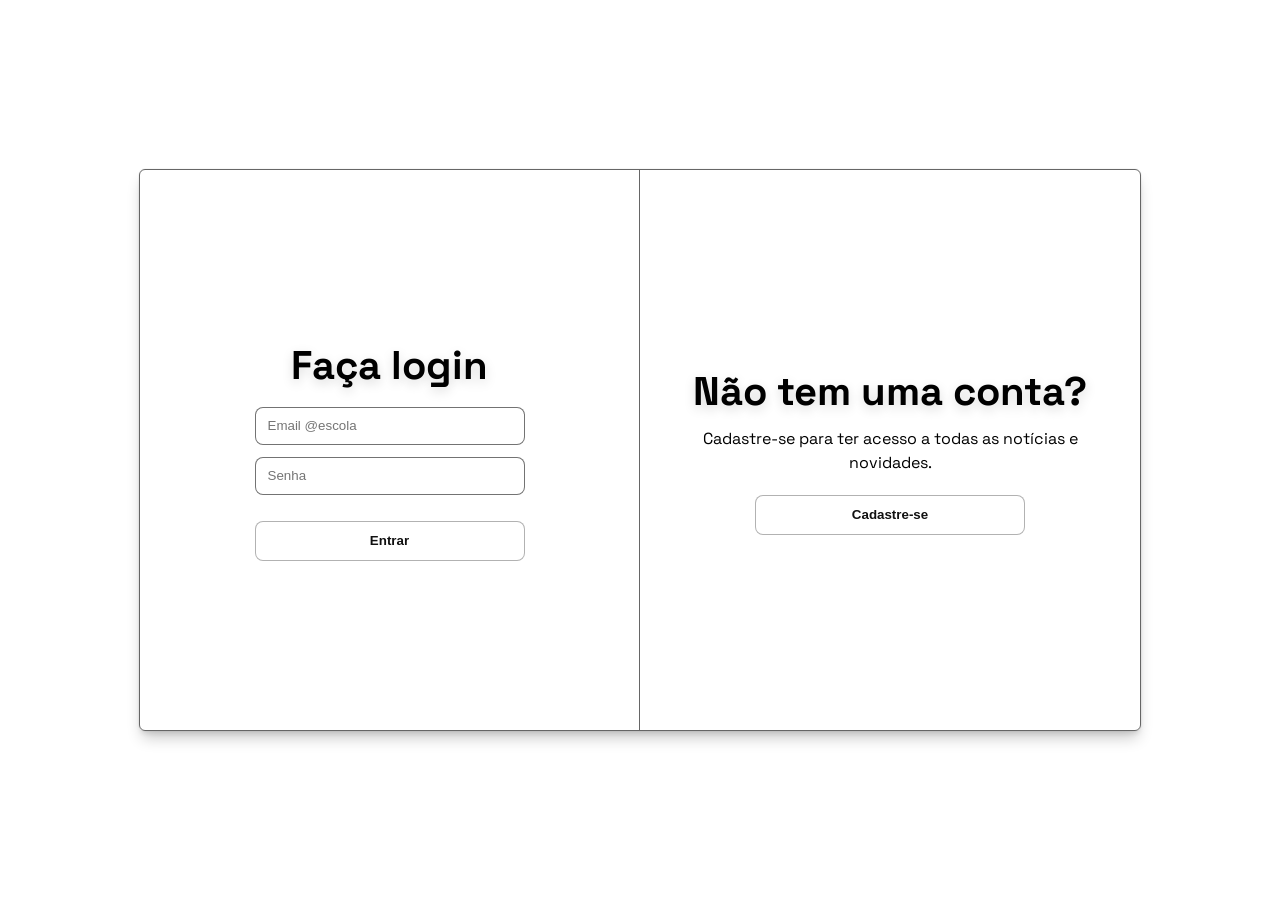
<file: public/auth.html>
<!DOCTYPE html>
<html lang="pt-br">
<head>
    <meta charset="UTF-8">
    <meta name="viewport" content="width=device-width, initial-scale=1.0">

    <link rel="icon" type="image/svg+xml" href="/static/images/civico.avif">
    <link rel="stylesheet" href="./static/css/auth.css">
    <script type="module" src="./static/js/auth.js" defer></script>

    <title>Guido Arzua - Autenticação</title>
</head>
<body>
    <section class="wrapper"></section>
</body>
</html>
</file>
<file: public/static/css/auth.css>
@import url('https://fonts.googleapis.com/css2?family=Space+Grotesk:wght@300..700&display=swap');

html, body {
    margin: 0;
    padding: 0;
}

body {
    font-family: "Space Grotesk", sans-serif;

    display: flex;
    flex-direction: column;
    align-items: center;
    justify-content: center;

    min-height: 100vh;
    overflow-x: hidden;
    padding: 20px;
    box-sizing: border-box;
}

h1 {
    font-size: 40px;
    font-weight: bolder;
    text-shadow: 0px 4px 12px rgba(0, 0, 0, 0.15);
}

input {
    border-radius: 8px;
    border: 1.5px solid rgba(0, 0, 0, 0.55);

    margin: 6px 2px;
    height: 38px;
    width: 100%;

    max-width: 270px;
    box-sizing: border-box;

    padding: 0 12px;
    outline: none;

    transition: border-color 0.2s ease, box-shadow 0.2s ease;
}

input:focus {
    border-color: rgba(0, 0, 0, 0.6);
    box-shadow: 0 0 0 3px rgba(0, 0, 0, 0.08);
}

.wrapper {
    display: flex;
    flex-direction: row;
    justify-content: center;
    align-items: stretch;

    border: 1px solid rgba(0, 0, 0, 0.6);
    border-radius: 6px;

    box-shadow:
        0 10px 15px -3px rgba(0, 0, 0, 0.2),
        0 4px 6px -2px rgba(0, 0, 0, 0.12),
        0 0 0 1px rgba(0, 0, 0, 0.03);

    width: min(1000px, 100%);
    min-height: 560px;
    height: auto;
    opacity: 1;
    transform: translateY(0);
    transform-origin: center center;
    will-change: opacity, transform;
}

.formulario {
    display: flex;
    flex-direction: column;
    align-items: center;
    width: 100%;
    max-width: 300px;
}

.formulario button {
    margin-top: 20px;
}

.formulario h1 {
    text-align: center;
}

#button, .main_btn {
    border-radius: 8px;
    height: 40px;
    width: 100%;
    max-width: 270px;
    border: 1px solid rgba(0, 0, 0, 0.3);
    background: #fff;
    color: #111;
    font-weight: 600;
    cursor: pointer;
    transition: transform 0.15s ease, box-shadow 0.15s ease;
}

#button:hover, .main_btn:hover {
    transform: translateY(-1px);
    box-shadow: 0 4px 10px rgba(0, 0, 0, 0.08);
}

.switch_link {
    color: #111;
    font-weight: 700;
    text-decoration: underline;
    text-underline-offset: 3px;
}

#left, #right {
    display: flex;
    flex-direction: column;
    justify-content: center;
    align-items: center;
    text-align: center;

    width: 50%;
    padding: 30px 20px;
    box-sizing: border-box;
}

#left {
    border-right: 1px solid rgba(0, 0, 0, 0.6);
}

#left h1, #right h1 {
    text-align: center;
    white-space: nowrap;
    margin: 0 0 10px 0;
}

#left p, #right p {
    margin: 0 0 20px 0;
    line-height: 1.5;
    max-width: 390px;
}

.form_link {
    display: none;
    margin: 18px 0 0 0;
    font-size: 14px;
    text-align: center;
    line-height: 1.6;
}

.switch_link {
    color: #111;
    font-weight: 700;
    text-decoration: underline;
    text-underline-offset: 3px;
    display: inline-block;
    margin-left: 4px;
}

@media (max-width: 768px) {
    body {
        padding: 15px;
    }

    .wrapper {
        flex-direction: column;
        width: min(100%, 420px);
    }

    #left, #right {
        width: 100%;
    }

    #left {
        border-right: none;
        border-bottom: none;
    }

    #right {
        display: none;
    }

    .form_link {
        display: block;
        margin-top: auto;
        margin-bottom: 0;
        padding-top: 18px;
        font-size: 14px;
    }

    #button, .main_btn {
        max-width: 180px;
    }
}

@media (max-width: 480px) {
    h1 {
        font-size: 28px;
    }

    .formulario, #button, #signup_btn, input {
        max-width: 100%;
    }

    input {
        width: 100%;
        box-sizing: border-box;
    }

    #left, #right {
        padding: 20px 15px;
    }
}

.wrapper {
    opacity: 1;
    transform: translateY(0);
}

.wrapper.animate-out {
    animation: out 0.28s ease forwards;
}

.wrapper.animate-in {
    animation: in 0.25s ease forwards;
}

@keyframes in {
    from {
        opacity: 0;
        transform: translateY(8px);
    }

    to {
        opacity: 1;
        transform: translateY(0);
    }
}

@keyframes out {
    from {
        opacity: 1;
        transform: translateY(0);
    }

    to {
        opacity: 0;
        transform: translateY(-8px);
    }
}
</file>
